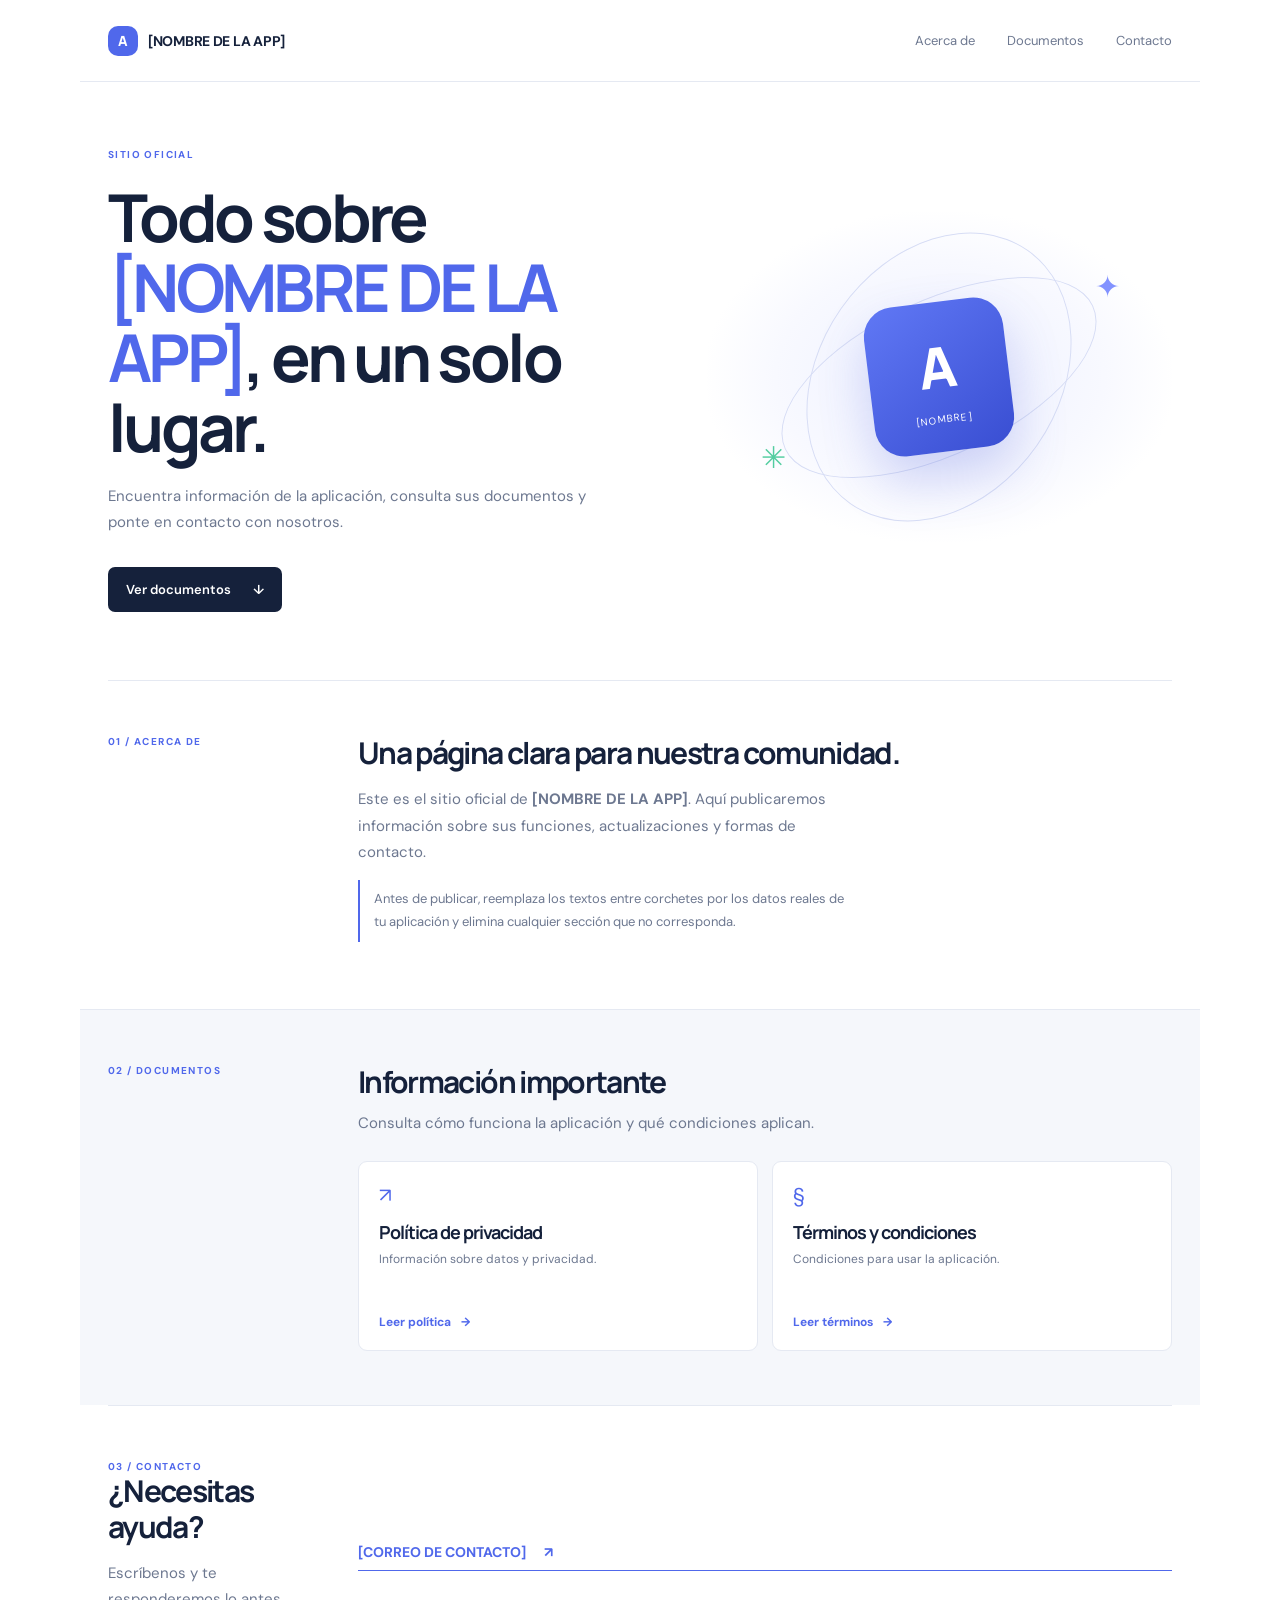
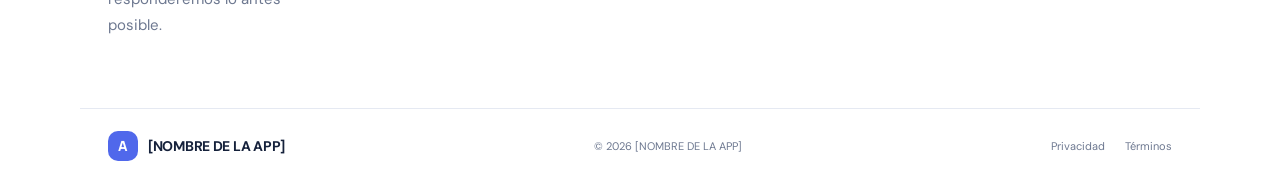
<file: index.html>
<!doctype html>
<html lang="es">
<head>
  <meta charset="utf-8"><meta name="viewport" content="width=device-width, initial-scale=1">
  <meta name="description" content="Información, privacidad y condiciones de uso de [NOMBRE DE LA APP].">
  <meta name="theme-color" content="#f5f7fb"><title>[NOMBRE DE LA APP] | Información oficial</title>
  <link rel="stylesheet" href="styles.css">
</head>
<body>
  <header class="topbar"><a class="brand" href="#inicio"><span class="brand-mark">A</span><span>[NOMBRE DE LA APP]</span></a><nav aria-label="Navegación principal"><a href="#acerca">Acerca de</a><a href="#documentos">Documentos</a><a href="#contacto">Contacto</a></nav></header>
  <main id="inicio">
    <section class="hero"><div class="hero-copy"><span class="eyebrow">SITIO OFICIAL</span><h1>Todo sobre <span>[NOMBRE DE LA APP]</span>, en un solo lugar.</h1><p>Encuentra información de la aplicación, consulta sus documentos y ponte en contacto con nosotros.</p><a class="button" href="#documentos">Ver documentos <span aria-hidden="true">↓</span></a></div><div class="hero-art" aria-hidden="true"><div class="orbit orbit-one"></div><div class="orbit orbit-two"></div><div class="app-tile"><span>A</span><small>[NOMBRE]</small></div><span class="spark spark-one">✦</span><span class="spark spark-two">✳</span></div></section>
    <section class="about section" id="acerca"><div class="section-label">01 / ACERCA DE</div><div><h2>Una página clara para nuestra comunidad.</h2><p>Este es el sitio oficial de <strong>[NOMBRE DE LA APP]</strong>. Aquí publicaremos información sobre sus funciones, actualizaciones y formas de contacto.</p><p class="edit-note">Antes de publicar, reemplaza los textos entre corchetes por los datos reales de tu aplicación y elimina cualquier sección que no corresponda.</p></div></section>
    <section class="docs section" id="documentos"><div class="section-label">02 / DOCUMENTOS</div><div class="docs-content"><h2>Información importante</h2><p>Consulta cómo funciona la aplicación y qué condiciones aplican.</p><div class="doc-grid"><a class="doc-card" href="privacidad.html"><span class="doc-icon">↗</span><span class="doc-title">Política de privacidad</span><span class="doc-desc">Información sobre datos y privacidad.</span><span class="doc-link">Leer política <b>→</b></span></a><a class="doc-card" href="terminos.html"><span class="doc-icon">§</span><span class="doc-title">Términos y condiciones</span><span class="doc-desc">Condiciones para usar la aplicación.</span><span class="doc-link">Leer términos <b>→</b></span></a></div></div></section>
    <section class="contact section" id="contacto"><div><div class="section-label">03 / CONTACTO</div><h2>¿Necesitas ayuda?</h2><p>Escríbenos y te responderemos lo antes posible.</p></div><a class="contact-link" href="mailto:[CORREO DE CONTACTO]">[CORREO DE CONTACTO] <span>↗</span></a></section>
  </main>
  <footer><a class="brand footer-brand" href="#inicio"><span class="brand-mark">A</span><span>[NOMBRE DE LA APP]</span></a><span>© 2026 [NOMBRE DE LA APP]</span><div><a href="privacidad.html">Privacidad</a><a href="terminos.html">Términos</a></div></footer>
</body></html>
</file>
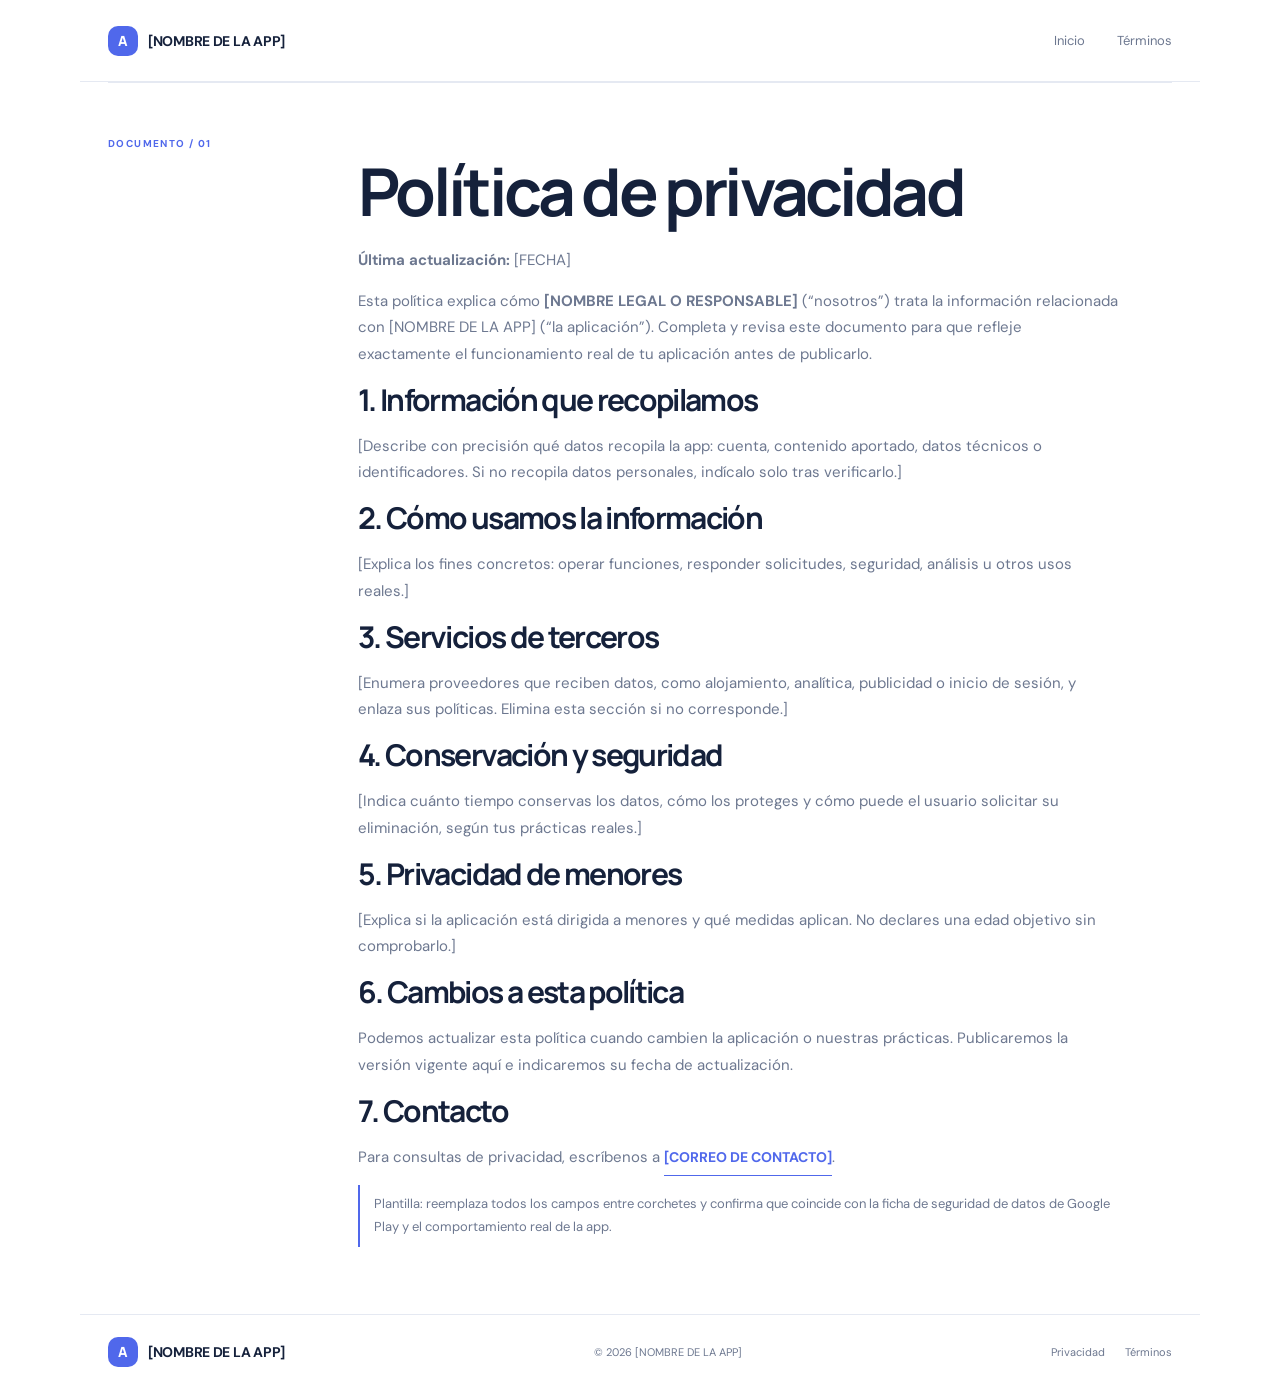
<file: privacidad.html>
<!doctype html><html lang="es"><head><meta charset="utf-8"><meta name="viewport" content="width=device-width, initial-scale=1"><title>Política de privacidad | [NOMBRE DE LA APP]</title><link rel="stylesheet" href="styles.css"></head><body><header class="topbar"><a class="brand" href="index.html"><span class="brand-mark">A</span><span>[NOMBRE DE LA APP]</span></a><nav><a href="index.html">Inicio</a><a href="terminos.html">Términos</a></nav></header><main><section class="section"><div class="section-label">DOCUMENTO / 01</div><article><h1>Política de privacidad</h1><p><strong>Última actualización:</strong> [FECHA]</p><p>Esta política explica cómo <strong>[NOMBRE LEGAL O RESPONSABLE]</strong> (“nosotros”) trata la información relacionada con [NOMBRE DE LA APP] (“la aplicación”). Completa y revisa este documento para que refleje exactamente el funcionamiento real de tu aplicación antes de publicarlo.</p><h2>1. Información que recopilamos</h2><p>[Describe con precisión qué datos recopila la app: cuenta, contenido aportado, datos técnicos o identificadores. Si no recopila datos personales, indícalo solo tras verificarlo.]</p><h2>2. Cómo usamos la información</h2><p>[Explica los fines concretos: operar funciones, responder solicitudes, seguridad, análisis u otros usos reales.]</p><h2>3. Servicios de terceros</h2><p>[Enumera proveedores que reciben datos, como alojamiento, analítica, publicidad o inicio de sesión, y enlaza sus políticas. Elimina esta sección si no corresponde.]</p><h2>4. Conservación y seguridad</h2><p>[Indica cuánto tiempo conservas los datos, cómo los proteges y cómo puede el usuario solicitar su eliminación, según tus prácticas reales.]</p><h2>5. Privacidad de menores</h2><p>[Explica si la aplicación está dirigida a menores y qué medidas aplican. No declares una edad objetivo sin comprobarlo.]</p><h2>6. Cambios a esta política</h2><p>Podemos actualizar esta política cuando cambien la aplicación o nuestras prácticas. Publicaremos la versión vigente aquí e indicaremos su fecha de actualización.</p><h2>7. Contacto</h2><p>Para consultas de privacidad, escríbenos a <a class="contact-link" href="mailto:[CORREO DE CONTACTO]">[CORREO DE CONTACTO]</a>.</p><p class="edit-note">Plantilla: reemplaza todos los campos entre corchetes y confirma que coincide con la ficha de seguridad de datos de Google Play y el comportamiento real de la app.</p></article></section></main><footer><a class="brand footer-brand" href="index.html"><span class="brand-mark">A</span><span>[NOMBRE DE LA APP]</span></a><span>© 2026 [NOMBRE DE LA APP]</span><div><a href="privacidad.html">Privacidad</a><a href="terminos.html">Términos</a></div></footer></body></html>
</file>
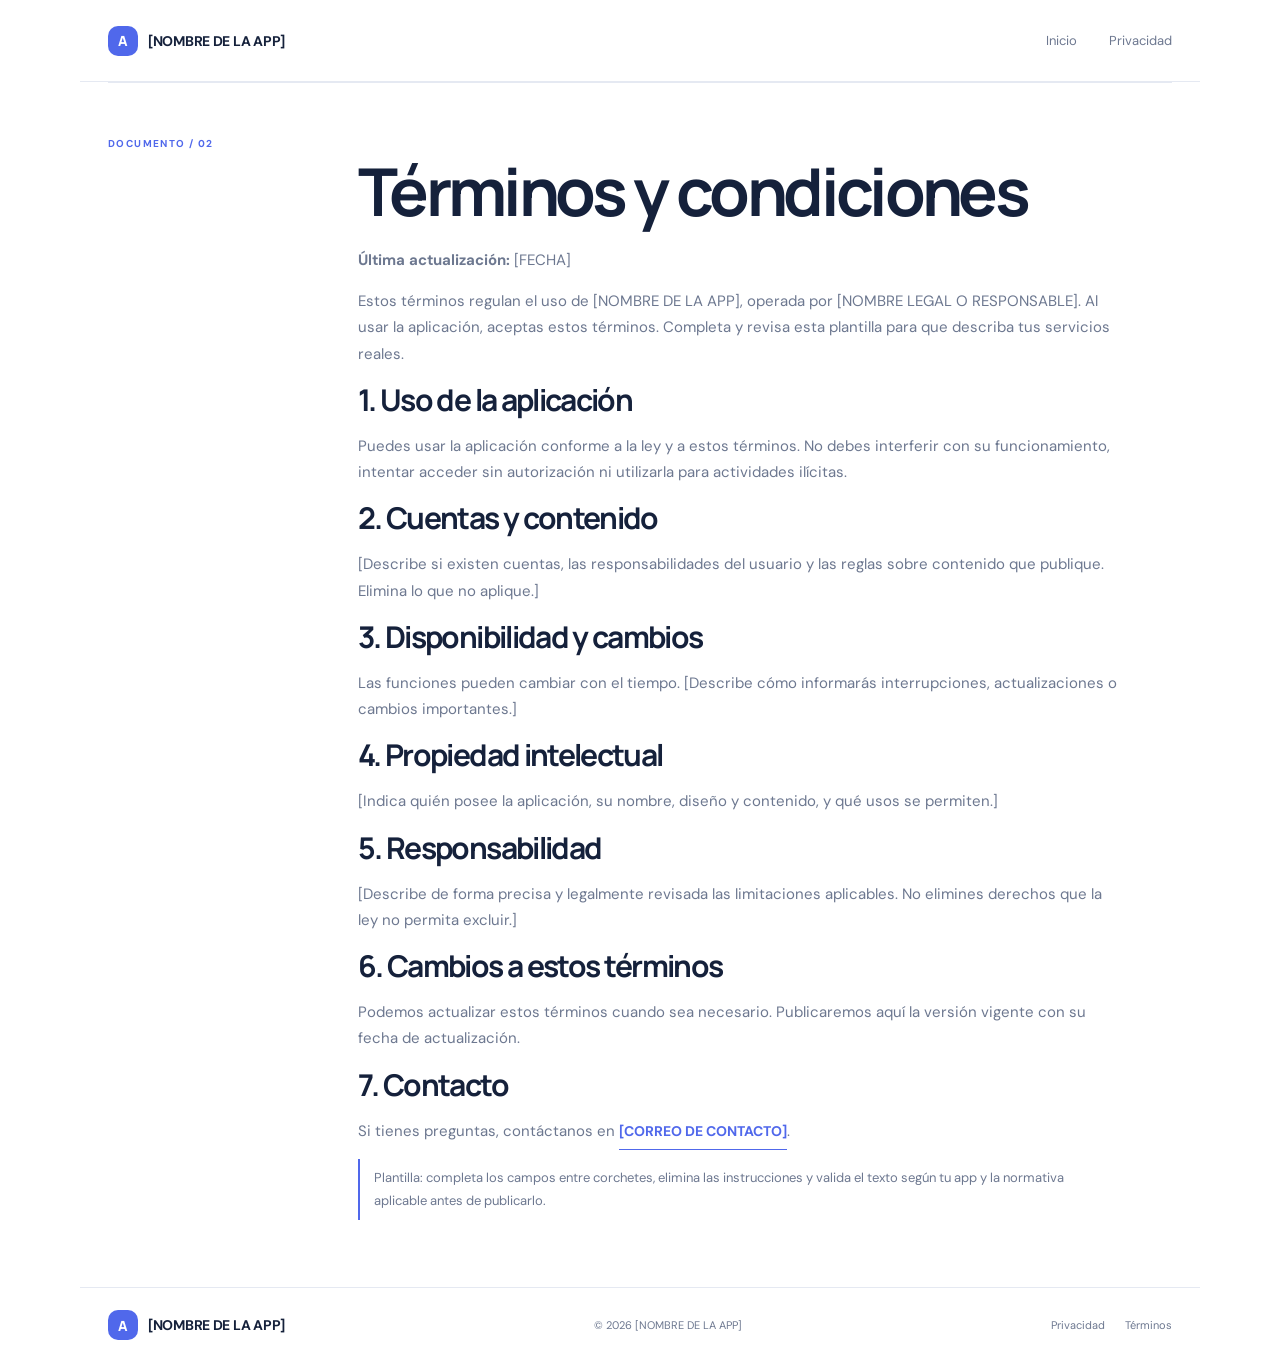
<file: terminos.html>
<!doctype html><html lang="es"><head><meta charset="utf-8"><meta name="viewport" content="width=device-width, initial-scale=1"><title>Términos y condiciones | [NOMBRE DE LA APP]</title><link rel="stylesheet" href="styles.css"></head><body><header class="topbar"><a class="brand" href="index.html"><span class="brand-mark">A</span><span>[NOMBRE DE LA APP]</span></a><nav><a href="index.html">Inicio</a><a href="privacidad.html">Privacidad</a></nav></header><main><section class="section"><div class="section-label">DOCUMENTO / 02</div><article><h1>Términos y condiciones</h1><p><strong>Última actualización:</strong> [FECHA]</p><p>Estos términos regulan el uso de [NOMBRE DE LA APP], operada por [NOMBRE LEGAL O RESPONSABLE]. Al usar la aplicación, aceptas estos términos. Completa y revisa esta plantilla para que describa tus servicios reales.</p><h2>1. Uso de la aplicación</h2><p>Puedes usar la aplicación conforme a la ley y a estos términos. No debes interferir con su funcionamiento, intentar acceder sin autorización ni utilizarla para actividades ilícitas.</p><h2>2. Cuentas y contenido</h2><p>[Describe si existen cuentas, las responsabilidades del usuario y las reglas sobre contenido que publique. Elimina lo que no aplique.]</p><h2>3. Disponibilidad y cambios</h2><p>Las funciones pueden cambiar con el tiempo. [Describe cómo informarás interrupciones, actualizaciones o cambios importantes.]</p><h2>4. Propiedad intelectual</h2><p>[Indica quién posee la aplicación, su nombre, diseño y contenido, y qué usos se permiten.]</p><h2>5. Responsabilidad</h2><p>[Describe de forma precisa y legalmente revisada las limitaciones aplicables. No elimines derechos que la ley no permita excluir.]</p><h2>6. Cambios a estos términos</h2><p>Podemos actualizar estos términos cuando sea necesario. Publicaremos aquí la versión vigente con su fecha de actualización.</p><h2>7. Contacto</h2><p>Si tienes preguntas, contáctanos en <a class="contact-link" href="mailto:[CORREO DE CONTACTO]">[CORREO DE CONTACTO]</a>.</p><p class="edit-note">Plantilla: completa los campos entre corchetes, elimina las instrucciones y valida el texto según tu app y la normativa aplicable antes de publicarlo.</p></article></section></main><footer><a class="brand footer-brand" href="index.html"><span class="brand-mark">A</span><span>[NOMBRE DE LA APP]</span></a><span>© 2026 [NOMBRE DE LA APP]</span><div><a href="privacidad.html">Privacidad</a><a href="terminos.html">Términos</a></div></footer></body></html>
</file>
<file: styles.css>
@import url('https://fonts.googleapis.com/css2?family=DM+Sans:wght@400;500;600;700&family=Manrope:wght@400;500;600;700;800&display=swap');
:root{--ink:#15213b;--muted:#6d7890;--blue:#5068eb;--line:#e5e9f2;--paper:#fff;--wash:#f5f7fb}*{box-sizing:border-box}html{scroll-behavior:smooth}body{margin:0;background:var(--paper);color:var(--ink);font-family:'DM Sans',Arial,sans-serif;-webkit-font-smoothing:antialiased}.topbar,footer{max-width:1120px;margin:auto;padding:22px 28px;display:flex;align-items:center;justify-content:space-between}.topbar{height:82px;border-bottom:1px solid var(--line)}a{color:inherit;text-decoration:none}.brand{display:flex;align-items:center;gap:10px;font-weight:700;font-size:14px;letter-spacing:-.02em}.brand-mark{width:30px;height:30px;border-radius:10px;background:var(--blue);color:white;display:grid;place-items:center;font-family:Manrope,sans-serif;font-weight:800}.topbar nav{display:flex;gap:32px;font-size:13px;color:var(--muted)}.topbar nav a:hover,footer a:hover{color:var(--blue)}main{max-width:1120px;margin:auto;padding:0 28px}.hero{min-height:480px;display:grid;grid-template-columns:1.1fr .9fr;align-items:center;gap:30px;padding:60px 0 68px}.hero-copy{max-width:565px}.eyebrow,.section-label{font-size:10px;font-weight:700;letter-spacing:.14em;color:var(--blue)}h1,h2,.doc-title{font-family:Manrope,'DM Sans',sans-serif;letter-spacing:-.055em}h1{font-size:clamp(42px,5.5vw,66px);line-height:1.06;margin:20px 0}h1 span{color:var(--blue)}.hero-copy p,.section p{color:var(--muted);line-height:1.75;font-size:15px;max-width:500px}.button{margin-top:17px;display:inline-flex;align-items:center;gap:22px;background:var(--ink);color:white;border-radius:7px;padding:14px 18px;font-size:13px;font-weight:600}.button:hover{background:var(--blue)}.hero-art{height:330px;position:relative;display:grid;place-items:center;background:radial-gradient(ellipse at center,#edf0ff 0%,#f8f9ff 50%,transparent 72%)}.orbit{position:absolute;border:1px solid #d7ddf5;border-radius:50%;transform:rotate(-25deg)}.orbit-one{width:340px;height:155px}.orbit-two{width:240px;height:310px;transform:rotate(35deg)}.app-tile{width:140px;height:150px;border-radius:30px;background:linear-gradient(145deg,#6078f5,#394ed2);color:#fff;display:flex;align-items:center;justify-content:center;flex-direction:column;gap:8px;box-shadow:0 25px 50px #5265dc40;transform:rotate(-7deg)}.app-tile span{font:800 56px Manrope,sans-serif}.app-tile small{font-size:10px;letter-spacing:.12em}.spark{position:absolute;color:#8292ff;font-size:30px}.spark-one{top:55px;right:52px}.spark-two{bottom:65px;left:54px;color:#53cda0}.section{border-top:1px solid var(--line);padding:54px 0;display:grid;grid-template-columns:220px 1fr;gap:30px}.section h2{font-size:30px;line-height:1.2;margin:0 0 15px}.edit-note{border-left:2px solid var(--blue);padding:8px 0 8px 14px;font-size:13px!important}.docs{background:var(--wash);margin:0 -28px;padding:54px 28px}.docs-content>p{margin-top:-5px}.doc-grid{display:grid;grid-template-columns:1fr 1fr;gap:14px;margin-top:25px}.doc-card{min-height:190px;padding:20px;background:white;border:1px solid var(--line);border-radius:9px;display:flex;flex-direction:column;align-items:flex-start;transition:transform .2s,border-color .2s}.doc-card:hover{transform:translateY(-3px);border-color:#b9c4ff}.doc-icon{color:var(--blue);font-size:20px;margin-bottom:12px}.doc-title{font-size:18px;font-weight:700}.doc-desc{font-size:12px;color:var(--muted);margin-top:7px}.doc-link{font-size:12px;font-weight:700;color:var(--blue);margin-top:auto;padding-top:15px}.doc-link b{margin-left:7px}.contact{align-items:center}.contact-link{font-size:14px;font-weight:700;border-bottom:1px solid var(--blue);padding-bottom:9px;color:var(--blue)}.contact-link span{padding-left:15px}footer{border-top:1px solid var(--line);font-size:11px;color:var(--muted);gap:20px}footer div{display:flex;gap:20px}.footer-brand{color:var(--ink)}article h2{font-size:21px;margin-top:32px}article p{max-width:760px!important}@media(max-width:680px){.topbar,footer{padding:18px 20px}.topbar{height:auto}.topbar nav{gap:14px;font-size:11px}main{padding:0 20px}.hero{grid-template-columns:1fr;gap:5px;padding:55px 0 35px}.hero-art{height:260px}.orbit-one{width:290px}.orbit-two{height:260px}.section{grid-template-columns:1fr;gap:18px;padding:38px 0}.section h2{font-size:26px}.docs{margin:0 -20px;padding:38px 20px}.doc-grid{grid-template-columns:1fr}.contact{gap:8px;align-items:start}.contact-link{justify-self:start;margin-top:5px}footer{flex-wrap:wrap}footer>span{order:3;width:100%}}
</file>
